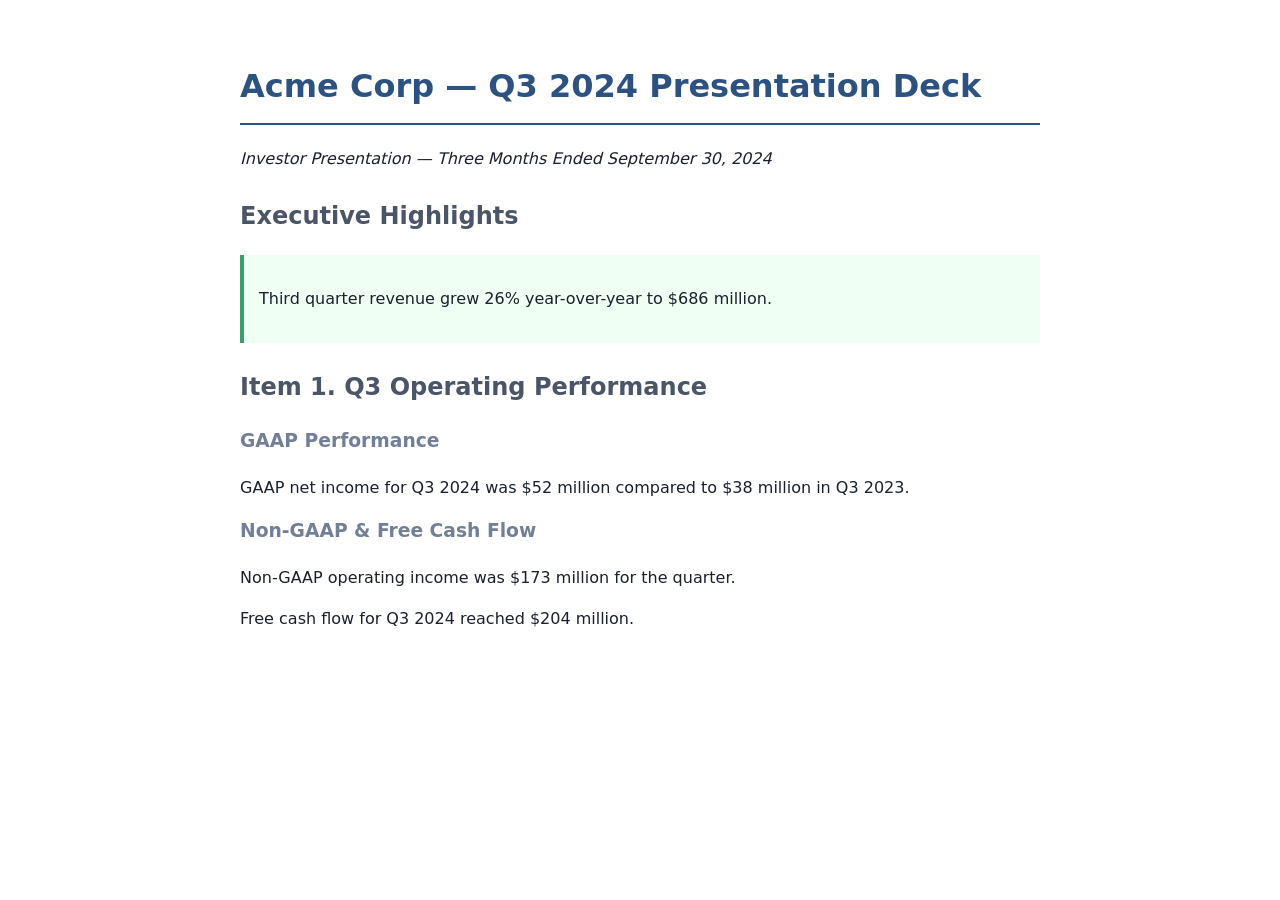
<file: sample_deck_q3.html>
<!DOCTYPE html>
<html>
<head>
  <meta charset="utf-8">
  <title>Acme Corp — Q3 2024 Investor Presentation Deck</title>
  <style>
    body { font-family: system-ui, sans-serif; padding: 40px; max-width: 800px; margin: 0 auto; color: #1a202c; line-height: 1.6; }
    h1 { color: #2c5282; border-bottom: 2px solid #2c5282; padding-bottom: 10px; }
    h2 { color: #4a5568; margin-top: 25px; }
    h3 { color: #718096; margin-top: 15px; }
    .card { background: #f0fff4; border-left: 4px solid #38a169; padding: 15px; margin: 15px 0; }
  </style>
</head>
<body>
  <h1>Acme Corp — Q3 2024 Presentation Deck</h1>
  <p><em>Investor Presentation — Three Months Ended September 30, 2024</em></p>

  <h2>Executive Highlights</h2>
  <div class="card">
    <p>Third quarter revenue grew 26% year-over-year to $686 million.</p>
  </div>

  <h2>Item 1. Q3 Operating Performance</h2>
  <h3>GAAP Performance</h3>
  <p>GAAP net income for Q3 2024 was $52 million compared to $38 million in Q3 2023.</p>

  <h3>Non-GAAP & Free Cash Flow</h3>
  <p>Non-GAAP operating income was $173 million for the quarter.</p>
  <p>Free cash flow for Q3 2024 reached $204 million.</p>
</body>
</html>
</file>
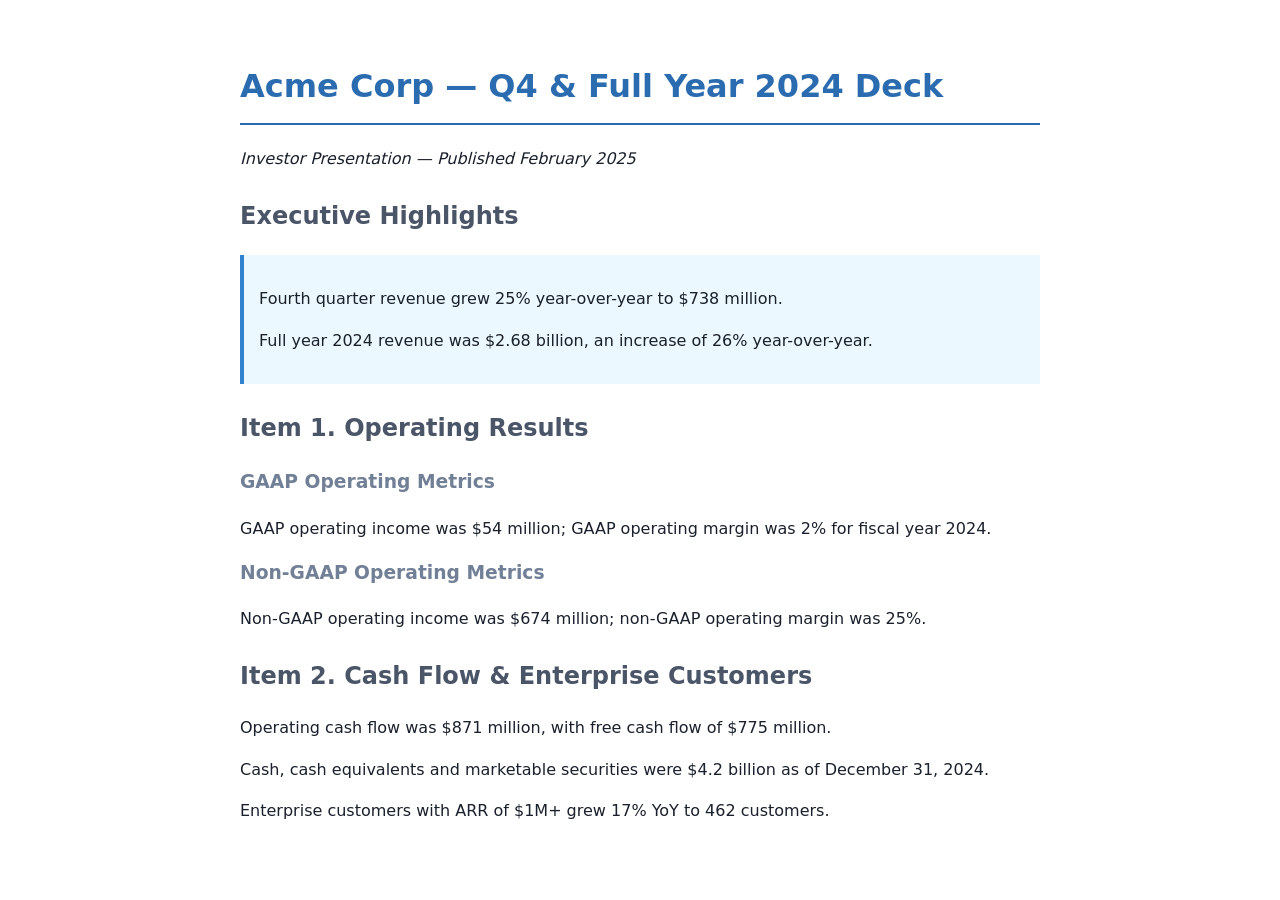
<file: sample_deck_q4.html>
<!DOCTYPE html>
<html>
<head>
  <meta charset="utf-8">
  <title>Acme Corp — Q4 & FY2024 Presentation Deck</title>
  <style>
    body { font-family: system-ui, sans-serif; padding: 40px; max-width: 800px; margin: 0 auto; color: #1a202c; line-height: 1.6; }
    h1 { color: #2b6cb0; border-bottom: 2px solid #2b6cb0; padding-bottom: 10px; }
    h2 { color: #4a5568; margin-top: 25px; }
    h3 { color: #718096; margin-top: 15px; }
    .card { background: #ebf8ff; border-left: 4px solid #3182ce; padding: 15px; margin: 15px 0; }
  </style>
</head>
<body>
  <h1>Acme Corp — Q4 & Full Year 2024 Deck</h1>
  <p><em>Investor Presentation — Published February 2025</em></p>

  <h2>Executive Highlights</h2>
  <div class="card">
    <p>Fourth quarter revenue grew 25% year-over-year to $738 million.</p>
    <p>Full year 2024 revenue was $2.68 billion, an increase of 26% year-over-year.</p>
  </div>

  <h2>Item 1. Operating Results</h2>
  <h3>GAAP Operating Metrics</h3>
  <p>GAAP operating income was $54 million; GAAP operating margin was 2% for fiscal year 2024.</p>

  <h3>Non-GAAP Operating Metrics</h3>
  <p>Non-GAAP operating income was $674 million; non-GAAP operating margin was 25%.</p>

  <h2>Item 2. Cash Flow & Enterprise Customers</h2>
  <p>Operating cash flow was $871 million, with free cash flow of $775 million.</p>
  <p>Cash, cash equivalents and marketable securities were $4.2 billion as of December 31, 2024.</p>
  <p>Enterprise customers with ARR of $1M+ grew 17% YoY to 462 customers.</p>
</body>
</html>
</file>
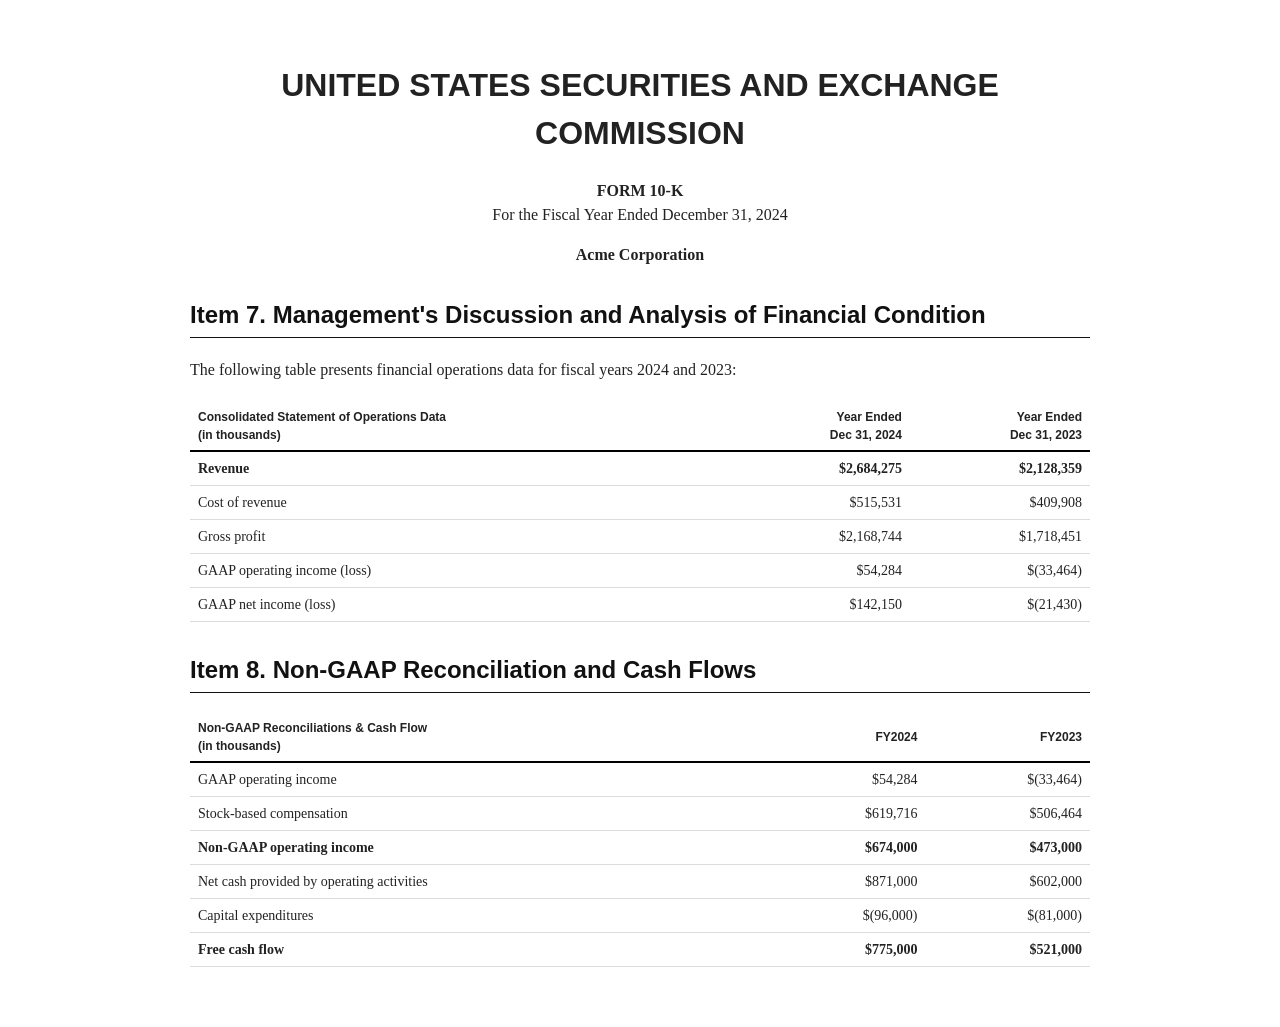
<file: sample_filing_10k_2024.html>
<!DOCTYPE html>
<html>
<head>
  <meta charset="utf-8">
  <title>Acme Corp — Form 10-K Annual Report (FY2024)</title>
  <style>
    body { font-family: Georgia, serif; padding: 40px; max-width: 900px; margin: 0 auto; color: #222; line-height: 1.5; }
    h1 { font-family: sans-serif; text-align: center; }
    h2 { font-family: sans-serif; color: #111; border-bottom: 1px solid #111; padding-bottom: 4px; margin-top: 30px; }
    table { width: 100%; border-collapse: collapse; margin: 20px 0; font-size: 14px; }
    th, td { border-bottom: 1px solid #ddd; padding: 6px 8px; text-align: right; }
    th:first-child, td:first-child { text-align: left; }
    th { border-bottom: 2px solid #000; font-family: sans-serif; font-size: 12px; }
  </style>
</head>
<body>
  <h1>UNITED STATES SECURITIES AND EXCHANGE COMMISSION</h1>
  <p style="text-align:center;"><strong>FORM 10-K</strong><br />For the Fiscal Year Ended December 31, 2024</p>
  <p style="text-align:center;"><strong>Acme Corporation</strong></p>

  <h2 id="item7">Item 7. Management's Discussion and Analysis of Financial Condition</h2>
  <p>The following table presents financial operations data for fiscal years 2024 and 2023:</p>

  <table id="table1">
    <thead>
      <tr>
        <th>Consolidated Statement of Operations Data<br />(in thousands)</th>
        <th>Year Ended<br />Dec 31, 2024</th>
        <th>Year Ended<br />Dec 31, 2023</th>
      </tr>
    </thead>
    <tbody>
      <tr>
        <td><strong>Revenue</strong></td>
        <td><strong>$2,684,275</strong></td>
        <td><strong>$2,128,359</strong></td>
      </tr>
      <tr>
        <td>Cost of revenue</td>
        <td>$515,531</td>
        <td>$409,908</td>
      </tr>
      <tr>
        <td>Gross profit</td>
        <td>$2,168,744</td>
        <td>$1,718,451</td>
      </tr>
      <tr>
        <td>GAAP operating income (loss)</td>
        <td>$54,284</td>
        <td>$(33,464)</td>
      </tr>
      <tr>
        <td>GAAP net income (loss)</td>
        <td>$142,150</td>
        <td>$(21,430)</td>
      </tr>
    </tbody>
  </table>

  <h2 id="item8">Item 8. Non-GAAP Reconciliation and Cash Flows</h2>
  <table id="table2">
    <thead>
      <tr>
        <th>Non-GAAP Reconciliations & Cash Flow<br />(in thousands)</th>
        <th>FY2024</th>
        <th>FY2023</th>
      </tr>
    </thead>
    <tbody>
      <tr>
        <td>GAAP operating income</td>
        <td>$54,284</td>
        <td>$(33,464)</td>
      </tr>
      <tr>
        <td>Stock-based compensation</td>
        <td>$619,716</td>
        <td>$506,464</td>
      </tr>
      <tr>
        <td><strong>Non-GAAP operating income</strong></td>
        <td><strong>$674,000</strong></td>
        <td><strong>$473,000</strong></td>
      </tr>
      <tr>
        <td>Net cash provided by operating activities</td>
        <td>$871,000</td>
        <td>$602,000</td>
      </tr>
      <tr>
        <td>Capital expenditures</td>
        <td>$(96,000)</td>
        <td>$(81,000)</td>
      </tr>
      <tr>
        <td><strong>Free cash flow</strong></td>
        <td><strong>$775,000</strong></td>
        <td><strong>$521,000</strong></td>
      </tr>
    </tbody>
  </table>
</body>
</html>
</file>
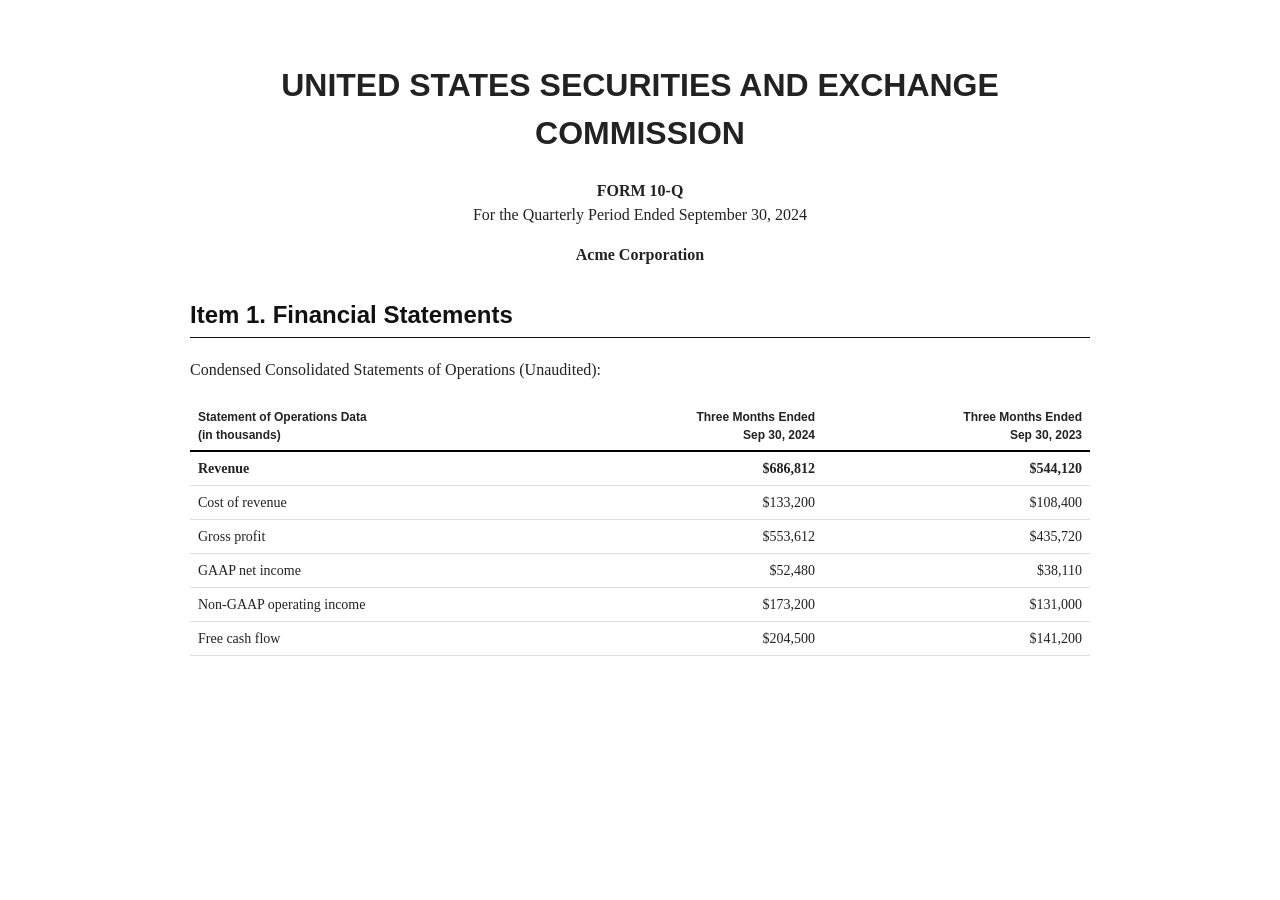
<file: sample_filing_10q_q3.html>
<!DOCTYPE html>
<html>
<head>
  <meta charset="utf-8">
  <title>Acme Corp — Form 10-Q Quarterly Report (Q3 2024)</title>
  <style>
    body { font-family: Georgia, serif; padding: 40px; max-width: 900px; margin: 0 auto; color: #222; line-height: 1.5; }
    h1 { font-family: sans-serif; text-align: center; }
    h2 { font-family: sans-serif; color: #111; border-bottom: 1px solid #111; padding-bottom: 4px; margin-top: 30px; }
    table { width: 100%; border-collapse: collapse; margin: 20px 0; font-size: 14px; }
    th, td { border-bottom: 1px solid #ddd; padding: 6px 8px; text-align: right; }
    th:first-child, td:first-child { text-align: left; }
    th { border-bottom: 2px solid #000; font-family: sans-serif; font-size: 12px; }
  </style>
</head>
<body>
  <h1>UNITED STATES SECURITIES AND EXCHANGE COMMISSION</h1>
  <p style="text-align:center;"><strong>FORM 10-Q</strong><br />For the Quarterly Period Ended September 30, 2024</p>
  <p style="text-align:center;"><strong>Acme Corporation</strong></p>

  <h2>Item 1. Financial Statements</h2>
  <p>Condensed Consolidated Statements of Operations (Unaudited):</p>

  <table>
    <thead>
      <tr>
        <th>Statement of Operations Data<br />(in thousands)</th>
        <th>Three Months Ended<br />Sep 30, 2024</th>
        <th>Three Months Ended<br />Sep 30, 2023</th>
      </tr>
    </thead>
    <tbody>
      <tr>
        <td><strong>Revenue</strong></td>
        <td><strong>$686,812</strong></td>
        <td><strong>$544,120</strong></td>
      </tr>
      <tr>
        <td>Cost of revenue</td>
        <td>$133,200</td>
        <td>$108,400</td>
      </tr>
      <tr>
        <td>Gross profit</td>
        <td>$553,612</td>
        <td>$435,720</td>
      </tr>
      <tr>
        <td>GAAP net income</td>
        <td>$52,480</td>
        <td>$38,110</td>
      </tr>
      <tr>
        <td>Non-GAAP operating income</td>
        <td>$173,200</td>
        <td>$131,000</td>
      </tr>
      <tr>
        <td>Free cash flow</td>
        <td>$204,500</td>
        <td>$141,200</td>
      </tr>
    </tbody>
  </table>
</body>
</html>
</file>
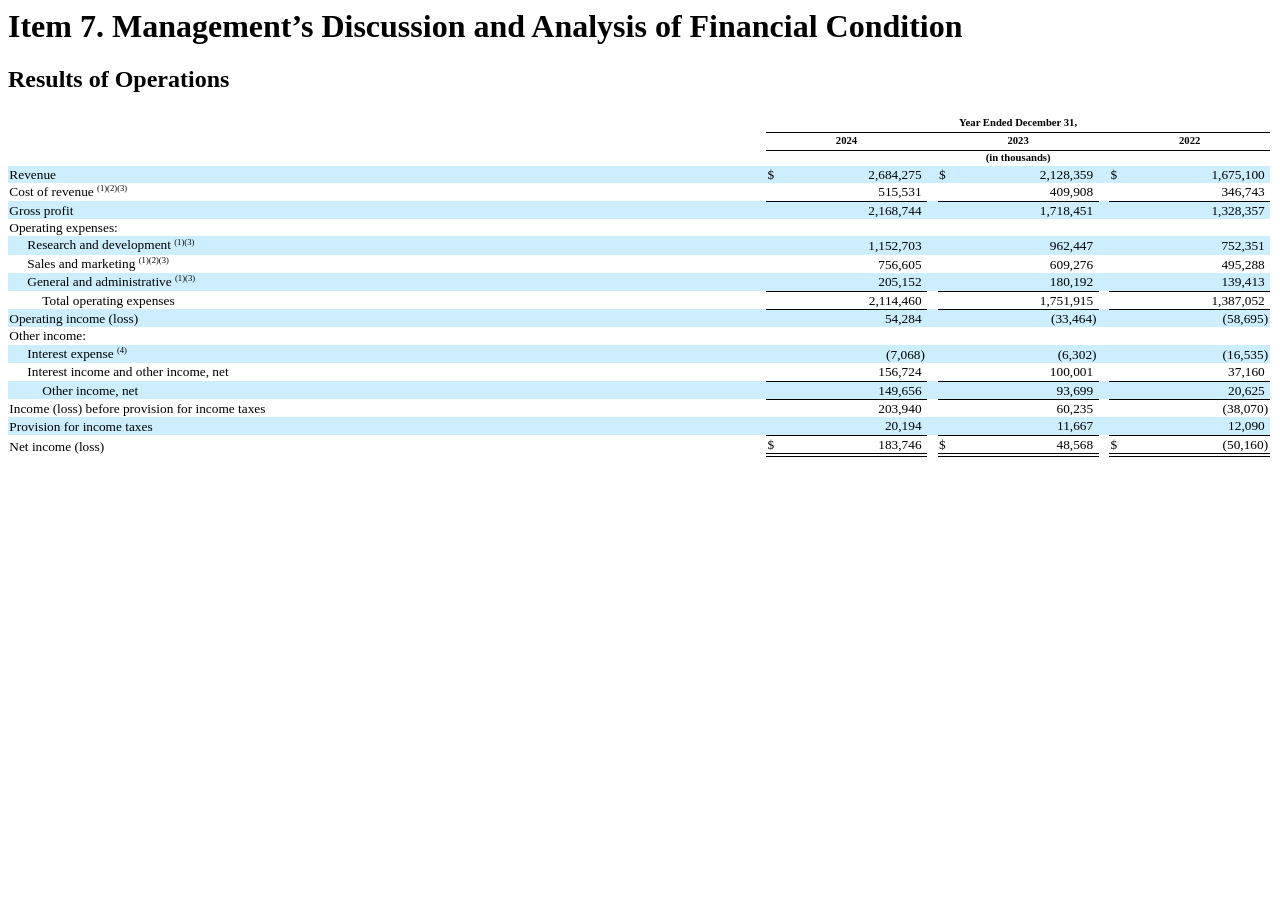
<file: tests/fixtures/ddog_income_statement.htm>
<html><body>
<h1>Item 7. Management&#8217;s Discussion and Analysis of Financial Condition</h1>
<h2>Results of Operations</h2>
<table style="border-collapse:collapse;display:inline-table;margin-bottom:5pt;vertical-align:text-bottom;width:99.853%"><tr><td style="width:1.0%"/><td style="width:59.222%"/><td style="width:0.1%"/><td style="width:1.0%"/><td style="width:11.637%"/><td style="width:0.1%"/><td style="width:0.1%"/><td style="width:0.532%"/><td style="width:0.1%"/><td style="width:1.0%"/><td style="width:11.637%"/><td style="width:0.1%"/><td style="width:0.1%"/><td style="width:0.532%"/><td style="width:0.1%"/><td style="width:1.0%"/><td style="width:11.640%"/><td style="width:0.1%"/></tr><tr><td colspan="3" style="padding:0 1pt"/><td colspan="15" style="padding:2px 1pt;text-align:center;vertical-align:bottom"><span style="color:#000000;font-family:'Times New Roman',sans-serif;font-size:8pt;font-weight:700;line-height:120%">Year Ended December 31,</span></td></tr><tr><td colspan="3" style="padding:0 1pt"/><td colspan="3" style="border-top:1pt solid #000000;padding:2px 1pt;text-align:center;vertical-align:bottom"><span style="color:#000000;font-family:'Times New Roman',sans-serif;font-size:8pt;font-weight:700;line-height:120%">2024</span></td><td colspan="3" style="border-top:1pt solid #000000;padding:0 1pt"/><td colspan="3" style="border-bottom:1pt solid #000000;border-top:1pt solid #000000;padding:2px 1pt;text-align:center;vertical-align:bottom"><span style="color:#000000;font-family:'Times New Roman',sans-serif;font-size:8pt;font-weight:700;line-height:120%">2023</span></td><td colspan="3" style="border-top:1pt solid #000000;padding:0 1pt"/><td colspan="3" style="border-bottom:1pt solid #000000;border-top:1pt solid #000000;padding:2px 1pt;text-align:center;vertical-align:bottom"><span style="color:#000000;font-family:'Times New Roman',sans-serif;font-size:8pt;font-weight:700;line-height:120%">2022</span></td></tr><tr><td colspan="3" style="padding:0 1pt"/><td colspan="15" style="border-top:1pt solid #000000;padding:2px 1pt;text-align:center;vertical-align:middle"><span style="color:#000000;font-family:'Times New Roman',sans-serif;font-size:8pt;font-weight:700;line-height:100%">(in thousands)</span></td></tr><tr><td colspan="3" style="background-color:#cceeff;padding:2px 1pt;text-align:left;vertical-align:top"><span style="color:#000000;font-family:'Times New Roman',sans-serif;font-size:10pt;font-weight:400;line-height:100%">Revenue</span></td><td style="background-color:#cceeff;padding:2px 0 2px 1pt;text-align:left;vertical-align:bottom"><span style="color:#000000;font-family:'Times New Roman',sans-serif;font-size:10pt;font-weight:400;line-height:100%">$</span></td><td style="background-color:#cceeff;padding:2px 0;text-align:right;vertical-align:bottom"><span style="color:#000000;font-family:'Times New Roman',sans-serif;font-size:10pt;font-weight:400;line-height:100%">2,684,275&#160;</span></td><td style="background-color:#cceeff;padding:2px 1pt 2px 0;text-align:right;vertical-align:bottom"/><td colspan="3" style="background-color:#cceeff;padding:0 1pt"/><td style="background-color:#cceeff;padding:2px 0 2px 1pt;text-align:left;vertical-align:bottom"><span style="color:#000000;font-family:'Times New Roman',sans-serif;font-size:10pt;font-weight:400;line-height:100%">$</span></td><td style="background-color:#cceeff;padding:2px 0;text-align:right;vertical-align:bottom"><span style="color:#000000;font-family:'Times New Roman',sans-serif;font-size:10pt;font-weight:400;line-height:100%">2,128,359&#160;</span></td><td style="background-color:#cceeff;padding:2px 1pt 2px 0;text-align:right;vertical-align:bottom"/><td colspan="3" style="background-color:#cceeff;padding:0 1pt"/><td style="background-color:#cceeff;padding:2px 0 2px 1pt;text-align:left;vertical-align:bottom"><span style="color:#000000;font-family:'Times New Roman',sans-serif;font-size:10pt;font-weight:400;line-height:100%">$</span></td><td style="background-color:#cceeff;padding:2px 0;text-align:right;vertical-align:bottom"><span style="color:#000000;font-family:'Times New Roman',sans-serif;font-size:10pt;font-weight:400;line-height:100%">1,675,100&#160;</span></td><td style="background-color:#cceeff;padding:2px 1pt 2px 0;text-align:right;vertical-align:bottom"/></tr><tr><td colspan="3" style="background-color:#ffffff;padding:2px 1pt;text-align:left;vertical-align:bottom"><div><span style="color:#000000;font-family:'Times New Roman',sans-serif;font-size:10pt;font-weight:400;line-height:107%">Cost of revenue </span><span style="color:#000000;font-family:'Times New Roman',sans-serif;font-size:6.47pt;font-weight:400;line-height:107%;position:relative;top:-3.48pt;vertical-align:baseline">(1)(2)(3)</span></div></td><td colspan="2" style="background-color:#ffffff;padding:2px 0 2px 1pt;text-align:right;vertical-align:bottom"><span style="color:#000000;font-family:'Times New Roman',sans-serif;font-size:10pt;font-weight:400;line-height:100%">515,531&#160;</span></td><td style="background-color:#ffffff;padding:2px 1pt 2px 0;text-align:right;vertical-align:bottom"/><td colspan="3" style="background-color:#ffffff;padding:0 1pt"/><td colspan="2" style="background-color:#ffffff;padding:2px 0 2px 1pt;text-align:right;vertical-align:bottom"><span style="color:#000000;font-family:'Times New Roman',sans-serif;font-size:10pt;font-weight:400;line-height:100%">409,908&#160;</span></td><td style="background-color:#ffffff;padding:2px 1pt 2px 0;text-align:right;vertical-align:bottom"/><td colspan="3" style="background-color:#ffffff;padding:0 1pt"/><td colspan="2" style="background-color:#ffffff;padding:2px 0 2px 1pt;text-align:right;vertical-align:bottom"><span style="color:#000000;font-family:'Times New Roman',sans-serif;font-size:10pt;font-weight:400;line-height:100%">346,743&#160;</span></td><td style="background-color:#ffffff;padding:2px 1pt 2px 0;text-align:right;vertical-align:bottom"/></tr><tr><td colspan="3" style="background-color:#cceeff;padding:2px 1pt;text-align:left;vertical-align:bottom"><span style="color:#000000;font-family:'Times New Roman',sans-serif;font-size:10pt;font-weight:400;line-height:100%">Gross profit</span></td><td colspan="2" style="background-color:#cceeff;border-top:1pt solid #000;padding:2px 0 2px 1pt;text-align:right;vertical-align:bottom"><span style="color:#000000;font-family:'Times New Roman',sans-serif;font-size:10pt;font-weight:400;line-height:100%">2,168,744&#160;</span></td><td style="background-color:#cceeff;border-top:1pt solid #000;padding:2px 1pt 2px 0;text-align:right;vertical-align:bottom"/><td colspan="3" style="background-color:#cceeff;padding:0 1pt"/><td colspan="2" style="background-color:#cceeff;border-top:1pt solid #000;padding:2px 0 2px 1pt;text-align:right;vertical-align:bottom"><span style="color:#000000;font-family:'Times New Roman',sans-serif;font-size:10pt;font-weight:400;line-height:100%">1,718,451&#160;</span></td><td style="background-color:#cceeff;border-top:1pt solid #000;padding:2px 1pt 2px 0;text-align:right;vertical-align:bottom"/><td colspan="3" style="background-color:#cceeff;padding:0 1pt"/><td colspan="2" style="background-color:#cceeff;border-top:1pt solid #000;padding:2px 0 2px 1pt;text-align:right;vertical-align:bottom"><span style="color:#000000;font-family:'Times New Roman',sans-serif;font-size:10pt;font-weight:400;line-height:100%">1,328,357&#160;</span></td><td style="background-color:#cceeff;border-top:1pt solid #000;padding:2px 1pt 2px 0;text-align:right;vertical-align:bottom"/></tr><tr><td colspan="3" style="background-color:#ffffff;padding:2px 1pt;text-align:left;vertical-align:top"><span style="color:#000000;font-family:'Times New Roman',sans-serif;font-size:10pt;font-weight:400;line-height:100%">Operating expenses:</span></td><td colspan="3" style="background-color:#ffffff;padding:0 1pt"/><td colspan="3" style="background-color:#ffffff;padding:0 1pt"/><td colspan="3" style="background-color:#ffffff;padding:0 1pt"/><td colspan="3" style="background-color:#ffffff;padding:0 1pt"/><td colspan="3" style="background-color:#ffffff;padding:0 1pt"/></tr><tr><td colspan="3" style="background-color:#cceeff;padding:2px 1pt;text-align:left;vertical-align:bottom"><div style="text-indent:13.5pt"><span style="color:#000000;font-family:'Times New Roman',sans-serif;font-size:10pt;font-weight:400;line-height:107%">Research and development </span><span style="color:#000000;font-family:'Times New Roman',sans-serif;font-size:6.47pt;font-weight:400;line-height:107%;position:relative;top:-3.48pt;vertical-align:baseline">(1)(3)</span></div></td><td colspan="2" style="background-color:#cceeff;padding:2px 0 2px 1pt;text-align:right;vertical-align:bottom"><span style="color:#000000;font-family:'Times New Roman',sans-serif;font-size:10pt;font-weight:400;line-height:100%">1,152,703&#160;</span></td><td style="background-color:#cceeff;padding:2px 1pt 2px 0;text-align:right;vertical-align:bottom"/><td colspan="3" style="background-color:#cceeff;padding:0 1pt"/><td colspan="2" style="background-color:#cceeff;padding:2px 0 2px 1pt;text-align:right;vertical-align:bottom"><span style="color:#000000;font-family:'Times New Roman',sans-serif;font-size:10pt;font-weight:400;line-height:100%">962,447&#160;</span></td><td style="background-color:#cceeff;padding:2px 1pt 2px 0;text-align:right;vertical-align:bottom"/><td colspan="3" style="background-color:#cceeff;padding:0 1pt"/><td colspan="2" style="background-color:#cceeff;padding:2px 0 2px 1pt;text-align:right;vertical-align:bottom"><span style="color:#000000;font-family:'Times New Roman',sans-serif;font-size:10pt;font-weight:400;line-height:100%">752,351&#160;</span></td><td style="background-color:#cceeff;padding:2px 1pt 2px 0;text-align:right;vertical-align:bottom"/></tr><tr><td colspan="3" style="background-color:#ffffff;padding:2px 1pt;text-align:left;vertical-align:bottom"><div style="text-indent:13.5pt"><span style="color:#000000;font-family:'Times New Roman',sans-serif;font-size:10pt;font-weight:400;line-height:107%">Sales and marketing </span><span style="color:#000000;font-family:'Times New Roman',sans-serif;font-size:6.47pt;font-weight:400;line-height:107%;position:relative;top:-3.48pt;vertical-align:baseline">(1)(2)(3)</span></div></td><td colspan="2" style="background-color:#ffffff;padding:2px 0 2px 1pt;text-align:right;vertical-align:bottom"><span style="color:#000000;font-family:'Times New Roman',sans-serif;font-size:10pt;font-weight:400;line-height:100%">756,605&#160;</span></td><td style="background-color:#ffffff;padding:2px 1pt 2px 0;text-align:right;vertical-align:bottom"/><td colspan="3" style="background-color:#ffffff;padding:0 1pt"/><td colspan="2" style="background-color:#ffffff;padding:2px 0 2px 1pt;text-align:right;vertical-align:bottom"><span style="color:#000000;font-family:'Times New Roman',sans-serif;font-size:10pt;font-weight:400;line-height:100%">609,276&#160;</span></td><td style="background-color:#ffffff;padding:2px 1pt 2px 0;text-align:right;vertical-align:bottom"/><td colspan="3" style="background-color:#ffffff;padding:0 1pt"/><td colspan="2" style="background-color:#ffffff;padding:2px 0 2px 1pt;text-align:right;vertical-align:bottom"><span style="color:#000000;font-family:'Times New Roman',sans-serif;font-size:10pt;font-weight:400;line-height:100%">495,288&#160;</span></td><td style="background-color:#ffffff;padding:2px 1pt 2px 0;text-align:right;vertical-align:bottom"/></tr><tr><td colspan="3" style="background-color:#cceeff;padding:2px 1pt;text-align:left;vertical-align:bottom"><div style="text-indent:13.5pt"><span style="color:#000000;font-family:'Times New Roman',sans-serif;font-size:10pt;font-weight:400;line-height:107%">General and administrative </span><span style="color:#000000;font-family:'Times New Roman',sans-serif;font-size:6.47pt;font-weight:400;line-height:107%;position:relative;top:-3.48pt;vertical-align:baseline">(1)(3)</span></div></td><td colspan="2" style="background-color:#cceeff;padding:2px 0 2px 1pt;text-align:right;vertical-align:bottom"><span style="color:#000000;font-family:'Times New Roman',sans-serif;font-size:10pt;font-weight:400;line-height:100%">205,152&#160;</span></td><td style="background-color:#cceeff;padding:2px 1pt 2px 0;text-align:right;vertical-align:bottom"/><td colspan="3" style="background-color:#cceeff;padding:0 1pt"/><td colspan="2" style="background-color:#cceeff;padding:2px 0 2px 1pt;text-align:right;vertical-align:bottom"><span style="color:#000000;font-family:'Times New Roman',sans-serif;font-size:10pt;font-weight:400;line-height:100%">180,192&#160;</span></td><td style="background-color:#cceeff;padding:2px 1pt 2px 0;text-align:right;vertical-align:bottom"/><td colspan="3" style="background-color:#cceeff;padding:0 1pt"/><td colspan="2" style="background-color:#cceeff;padding:2px 0 2px 1pt;text-align:right;vertical-align:bottom"><span style="color:#000000;font-family:'Times New Roman',sans-serif;font-size:10pt;font-weight:400;line-height:100%">139,413&#160;</span></td><td style="background-color:#cceeff;padding:2px 1pt 2px 0;text-align:right;vertical-align:bottom"/></tr><tr><td colspan="3" style="background-color:#ffffff;padding:2px 1pt 2px 25.75pt;text-align:left;vertical-align:bottom"><span style="color:#000000;font-family:'Times New Roman',sans-serif;font-size:10pt;font-weight:400;line-height:100%">Total operating expenses</span></td><td colspan="2" style="background-color:#ffffff;border-top:1pt solid #000;padding:2px 0 2px 1pt;text-align:right;vertical-align:bottom"><span style="color:#000000;font-family:'Times New Roman',sans-serif;font-size:10pt;font-weight:400;line-height:100%">2,114,460&#160;</span></td><td style="background-color:#ffffff;border-top:1pt solid #000;padding:2px 1pt 2px 0;text-align:right;vertical-align:bottom"/><td colspan="3" style="background-color:#ffffff;padding:0 1pt"/><td colspan="2" style="background-color:#ffffff;border-top:1pt solid #000;padding:2px 0 2px 1pt;text-align:right;vertical-align:bottom"><span style="color:#000000;font-family:'Times New Roman',sans-serif;font-size:10pt;font-weight:400;line-height:100%">1,751,915&#160;</span></td><td style="background-color:#ffffff;border-top:1pt solid #000;padding:2px 1pt 2px 0;text-align:right;vertical-align:bottom"/><td colspan="3" style="background-color:#ffffff;padding:0 1pt"/><td colspan="2" style="background-color:#ffffff;border-top:1pt solid #000;padding:2px 0 2px 1pt;text-align:right;vertical-align:bottom"><span style="color:#000000;font-family:'Times New Roman',sans-serif;font-size:10pt;font-weight:400;line-height:100%">1,387,052&#160;</span></td><td style="background-color:#ffffff;border-top:1pt solid #000;padding:2px 1pt 2px 0;text-align:right;vertical-align:bottom"/></tr><tr><td colspan="3" style="background-color:#cceeff;padding:2px 1pt;text-align:left;vertical-align:bottom"><span style="color:#000000;font-family:'Times New Roman',sans-serif;font-size:10pt;font-weight:400;line-height:100%">Operating income (loss)</span></td><td colspan="2" style="background-color:#cceeff;border-top:1pt solid #000;padding:2px 0 2px 1pt;text-align:right;vertical-align:bottom"><span style="color:#000000;font-family:'Times New Roman',sans-serif;font-size:10pt;font-weight:400;line-height:100%">54,284&#160;</span></td><td style="background-color:#cceeff;border-top:1pt solid #000;padding:2px 1pt 2px 0;text-align:right;vertical-align:bottom"/><td colspan="3" style="background-color:#cceeff;padding:0 1pt"/><td colspan="2" style="background-color:#cceeff;border-top:1pt solid #000;padding:2px 0 2px 1pt;text-align:right;vertical-align:bottom"><span style="color:#000000;font-family:'Times New Roman',sans-serif;font-size:10pt;font-weight:400;line-height:100%">(33,464)</span></td><td style="background-color:#cceeff;border-top:1pt solid #000;padding:2px 1pt 2px 0;text-align:right;vertical-align:bottom"/><td colspan="3" style="background-color:#cceeff;padding:0 1pt"/><td colspan="2" style="background-color:#cceeff;border-top:1pt solid #000;padding:2px 0 2px 1pt;text-align:right;vertical-align:bottom"><span style="color:#000000;font-family:'Times New Roman',sans-serif;font-size:10pt;font-weight:400;line-height:100%">(58,695)</span></td><td style="background-color:#cceeff;border-top:1pt solid #000;padding:2px 1pt 2px 0;text-align:right;vertical-align:bottom"/></tr><tr><td colspan="3" style="background-color:#ffffff;padding:2px 1pt;text-align:left;vertical-align:bottom"><span style="color:#000000;font-family:'Times New Roman',sans-serif;font-size:10pt;font-weight:400;line-height:100%">Other income:</span></td><td colspan="3" style="background-color:#ffffff;padding:0 1pt"/><td colspan="3" style="background-color:#ffffff;padding:0 1pt"/><td colspan="3" style="background-color:#ffffff;padding:0 1pt"/><td colspan="3" style="background-color:#ffffff;padding:0 1pt"/><td colspan="3" style="background-color:#ffffff;padding:0 1pt"/></tr><tr><td colspan="3" style="background-color:#cceeff;padding:2px 1pt;text-align:left;vertical-align:bottom"><div style="text-indent:13.5pt"><span style="color:#000000;font-family:'Times New Roman',sans-serif;font-size:10pt;font-weight:400;line-height:107%">Interest expense </span><span style="color:#000000;font-family:'Times New Roman',sans-serif;font-size:6.47pt;font-weight:400;line-height:107%;position:relative;top:-3.48pt;vertical-align:baseline">(4)</span></div></td><td colspan="2" style="background-color:#cceeff;padding:2px 0 2px 1pt;text-align:right;vertical-align:bottom"><span style="color:#000000;font-family:'Times New Roman',sans-serif;font-size:10pt;font-weight:400;line-height:100%">(7,068)</span></td><td style="background-color:#cceeff;padding:2px 1pt 2px 0;text-align:right;vertical-align:bottom"/><td colspan="3" style="background-color:#cceeff;padding:0 1pt"/><td colspan="2" style="background-color:#cceeff;padding:2px 0 2px 1pt;text-align:right;vertical-align:bottom"><span style="color:#000000;font-family:'Times New Roman',sans-serif;font-size:10pt;font-weight:400;line-height:100%">(6,302)</span></td><td style="background-color:#cceeff;padding:2px 1pt 2px 0;text-align:right;vertical-align:bottom"/><td colspan="3" style="background-color:#cceeff;padding:0 1pt"/><td colspan="2" style="background-color:#cceeff;padding:2px 0 2px 1pt;text-align:right;vertical-align:bottom"><span style="color:#000000;font-family:'Times New Roman',sans-serif;font-size:10pt;font-weight:400;line-height:100%">(16,535)</span></td><td style="background-color:#cceeff;padding:2px 1pt 2px 0;text-align:right;vertical-align:bottom"/></tr><tr><td colspan="3" style="background-color:#ffffff;padding:2px 1pt;text-align:left;text-indent:13.5pt;vertical-align:bottom"><span style="color:#000000;font-family:'Times New Roman',sans-serif;font-size:10pt;font-weight:400;line-height:107%">Interest income and other income, net</span></td><td colspan="2" style="background-color:#ffffff;padding:2px 0 2px 1pt;text-align:right;vertical-align:bottom"><span style="color:#000000;font-family:'Times New Roman',sans-serif;font-size:10pt;font-weight:400;line-height:100%">156,724&#160;</span></td><td style="background-color:#ffffff;padding:2px 1pt 2px 0;text-align:right;vertical-align:bottom"/><td colspan="3" style="background-color:#ffffff;padding:0 1pt"/><td colspan="2" style="background-color:#ffffff;padding:2px 0 2px 1pt;text-align:right;vertical-align:bottom"><span style="color:#000000;font-family:'Times New Roman',sans-serif;font-size:10pt;font-weight:400;line-height:100%">100,001&#160;</span></td><td style="background-color:#ffffff;padding:2px 1pt 2px 0;text-align:right;vertical-align:bottom"/><td colspan="3" style="background-color:#ffffff;padding:0 1pt"/><td colspan="2" style="background-color:#ffffff;padding:2px 0 2px 1pt;text-align:right;vertical-align:bottom"><span style="color:#000000;font-family:'Times New Roman',sans-serif;font-size:10pt;font-weight:400;line-height:100%">37,160&#160;</span></td><td style="background-color:#ffffff;padding:2px 1pt 2px 0;text-align:right;vertical-align:bottom"/></tr><tr><td colspan="3" style="background-color:#cceeff;padding:2px 1pt 2px 25.75pt;text-align:left;vertical-align:bottom"><span style="color:#000000;font-family:'Times New Roman',sans-serif;font-size:10pt;font-weight:400;line-height:100%">Other income, net</span></td><td colspan="2" style="background-color:#cceeff;border-top:1pt solid #000;padding:2px 0 2px 1pt;text-align:right;vertical-align:bottom"><span style="color:#000000;font-family:'Times New Roman',sans-serif;font-size:10pt;font-weight:400;line-height:100%">149,656&#160;</span></td><td style="background-color:#cceeff;border-top:1pt solid #000;padding:2px 1pt 2px 0;text-align:right;vertical-align:bottom"/><td colspan="3" style="background-color:#cceeff;padding:0 1pt"/><td colspan="2" style="background-color:#cceeff;border-top:1pt solid #000;padding:2px 0 2px 1pt;text-align:right;vertical-align:bottom"><span style="color:#000000;font-family:'Times New Roman',sans-serif;font-size:10pt;font-weight:400;line-height:100%">93,699&#160;</span></td><td style="background-color:#cceeff;border-top:1pt solid #000;padding:2px 1pt 2px 0;text-align:right;vertical-align:bottom"/><td colspan="3" style="background-color:#cceeff;padding:0 1pt"/><td colspan="2" style="background-color:#cceeff;border-top:1pt solid #000;padding:2px 0 2px 1pt;text-align:right;vertical-align:bottom"><span style="color:#000000;font-family:'Times New Roman',sans-serif;font-size:10pt;font-weight:400;line-height:100%">20,625&#160;</span></td><td style="background-color:#cceeff;border-top:1pt solid #000;padding:2px 1pt 2px 0;text-align:right;vertical-align:bottom"/></tr><tr><td colspan="3" style="background-color:#ffffff;padding:2px 1pt;text-align:left;vertical-align:bottom"><span style="color:#000000;font-family:'Times New Roman',sans-serif;font-size:10pt;font-weight:400;line-height:100%">Income (loss) before provision for income taxes</span></td><td colspan="2" style="background-color:#ffffff;border-top:1pt solid #000;padding:2px 0 2px 1pt;text-align:right;vertical-align:bottom"><span style="color:#000000;font-family:'Times New Roman',sans-serif;font-size:10pt;font-weight:400;line-height:100%">203,940&#160;</span></td><td style="background-color:#ffffff;border-top:1pt solid #000;padding:2px 1pt 2px 0;text-align:right;vertical-align:bottom"/><td colspan="3" style="background-color:#ffffff;padding:0 1pt"/><td colspan="2" style="background-color:#ffffff;border-top:1pt solid #000;padding:2px 0 2px 1pt;text-align:right;vertical-align:bottom"><span style="color:#000000;font-family:'Times New Roman',sans-serif;font-size:10pt;font-weight:400;line-height:100%">60,235&#160;</span></td><td style="background-color:#ffffff;border-top:1pt solid #000;padding:2px 1pt 2px 0;text-align:right;vertical-align:bottom"/><td colspan="3" style="background-color:#ffffff;padding:0 1pt"/><td colspan="2" style="background-color:#ffffff;border-top:1pt solid #000;padding:2px 0 2px 1pt;text-align:right;vertical-align:bottom"><span style="color:#000000;font-family:'Times New Roman',sans-serif;font-size:10pt;font-weight:400;line-height:100%">(38,070)</span></td><td style="background-color:#ffffff;border-top:1pt solid #000;padding:2px 1pt 2px 0;text-align:right;vertical-align:bottom"/></tr><tr><td colspan="3" style="background-color:#cceeff;padding:2px 1pt;text-align:left;vertical-align:bottom"><span style="color:#000000;font-family:'Times New Roman',sans-serif;font-size:10pt;font-weight:400;line-height:100%">Provision for income taxes</span></td><td colspan="2" style="background-color:#cceeff;padding:2px 0 2px 1pt;text-align:right;vertical-align:bottom"><span style="color:#000000;font-family:'Times New Roman',sans-serif;font-size:10pt;font-weight:400;line-height:100%">20,194&#160;</span></td><td style="background-color:#cceeff;padding:2px 1pt 2px 0;text-align:right;vertical-align:bottom"/><td colspan="3" style="background-color:#cceeff;padding:0 1pt"/><td colspan="2" style="background-color:#cceeff;padding:2px 0 2px 1pt;text-align:right;vertical-align:bottom"><span style="color:#000000;font-family:'Times New Roman',sans-serif;font-size:10pt;font-weight:400;line-height:100%">11,667&#160;</span></td><td style="background-color:#cceeff;padding:2px 1pt 2px 0;text-align:right;vertical-align:bottom"/><td colspan="3" style="background-color:#cceeff;padding:0 1pt"/><td colspan="2" style="background-color:#cceeff;padding:2px 0 2px 1pt;text-align:right;vertical-align:bottom"><span style="color:#000000;font-family:'Times New Roman',sans-serif;font-size:10pt;font-weight:400;line-height:100%">12,090&#160;</span></td><td style="background-color:#cceeff;padding:2px 1pt 2px 0;text-align:right;vertical-align:bottom"/></tr><tr><td colspan="3" style="background-color:#ffffff;padding:2px 1pt;text-align:left;vertical-align:bottom"><span style="color:#000000;font-family:'Times New Roman',sans-serif;font-size:10pt;font-weight:400;line-height:100%">Net income (loss)</span></td><td style="background-color:#ffffff;border-bottom:3pt double #000000;border-top:1pt solid #000;padding:2px 0 2px 1pt;text-align:left;vertical-align:bottom"><span style="color:#000000;font-family:'Times New Roman',sans-serif;font-size:10pt;font-weight:400;line-height:100%">$</span></td><td style="background-color:#ffffff;border-bottom:3pt double #000000;border-top:1pt solid #000;padding:2px 0;text-align:right;vertical-align:bottom"><span style="color:#000000;font-family:'Times New Roman',sans-serif;font-size:10pt;font-weight:400;line-height:100%">183,746&#160;</span></td><td style="background-color:#ffffff;border-bottom:3pt double #000000;border-top:1pt solid #000;padding:2px 1pt 2px 0;text-align:right;vertical-align:bottom"/><td colspan="3" style="background-color:#ffffff;padding:0 1pt"/><td style="background-color:#ffffff;border-bottom:3pt double #000000;border-top:1pt solid #000;padding:2px 0 2px 1pt;text-align:left;vertical-align:bottom"><span style="color:#000000;font-family:'Times New Roman',sans-serif;font-size:10pt;font-weight:400;line-height:100%">$</span></td><td style="background-color:#ffffff;border-bottom:3pt double #000000;border-top:1pt solid #000;padding:2px 0;text-align:right;vertical-align:bottom"><span style="color:#000000;font-family:'Times New Roman',sans-serif;font-size:10pt;font-weight:400;line-height:100%">48,568&#160;</span></td><td style="background-color:#ffffff;border-bottom:3pt double #000000;border-top:1pt solid #000;padding:2px 1pt 2px 0;text-align:right;vertical-align:bottom"/><td colspan="3" style="background-color:#ffffff;padding:0 1pt"/><td style="background-color:#ffffff;border-bottom:3pt double #000000;border-top:1pt solid #000;padding:2px 0 2px 1pt;text-align:left;vertical-align:bottom"><span style="color:#000000;font-family:'Times New Roman',sans-serif;font-size:10pt;font-weight:400;line-height:100%">$</span></td><td style="background-color:#ffffff;border-bottom:3pt double #000000;border-top:1pt solid #000;padding:2px 0;text-align:right;vertical-align:bottom"><span style="color:#000000;font-family:'Times New Roman',sans-serif;font-size:10pt;font-weight:400;line-height:100%">(50,160)</span></td><td style="background-color:#ffffff;border-bottom:3pt double #000000;border-top:1pt solid #000;padding:2px 1pt 2px 0;text-align:right;vertical-align:bottom"/></tr></table>
</body></html>
</file>
